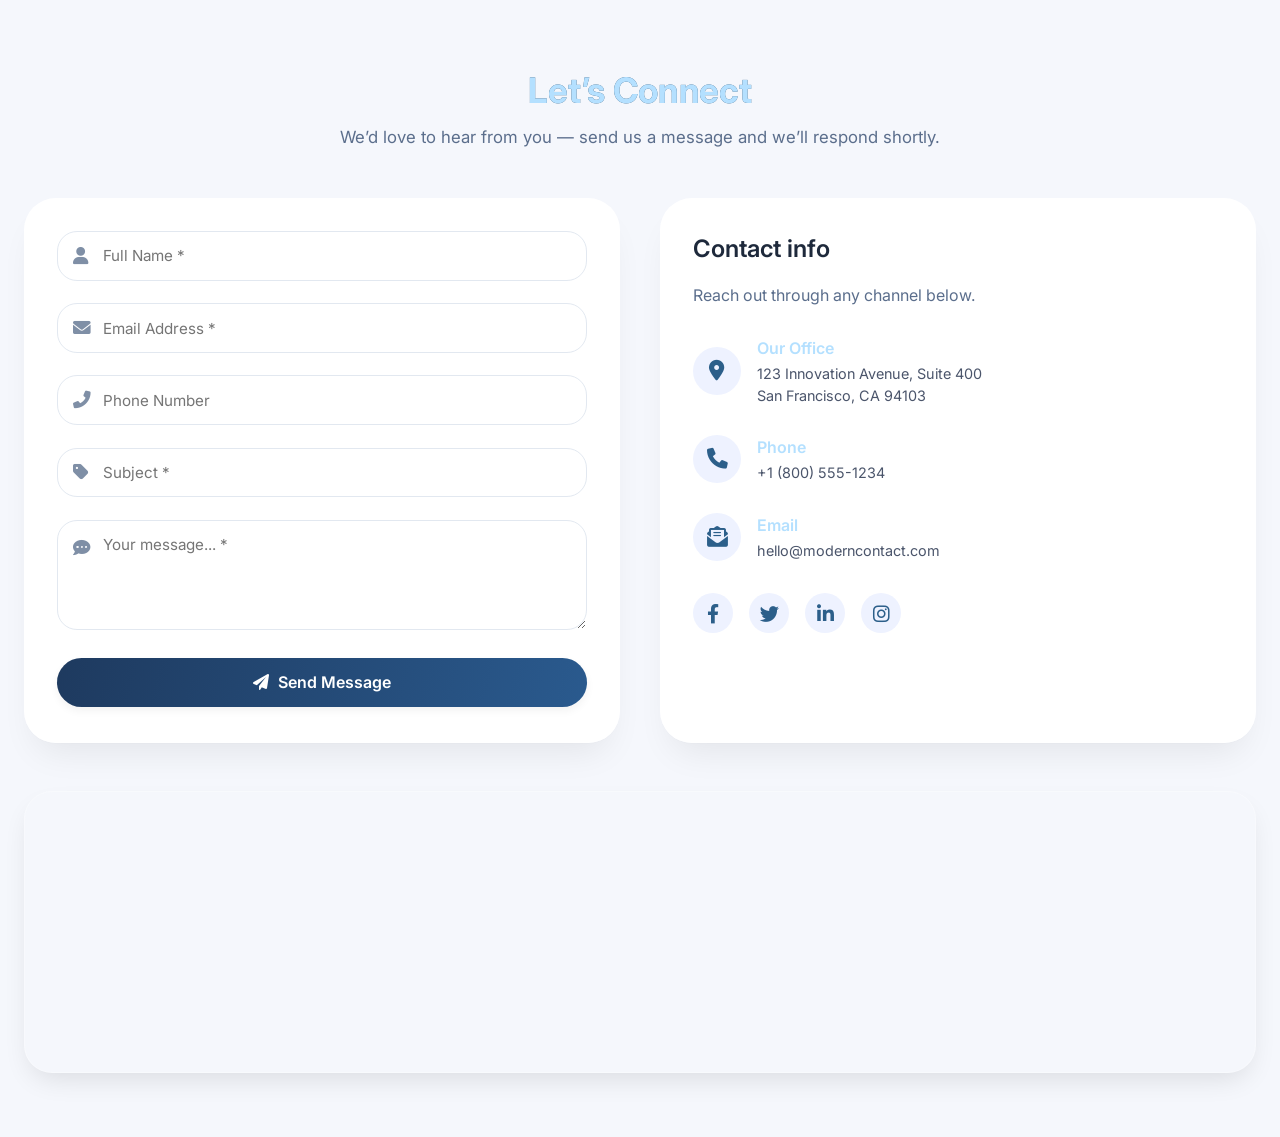
<file: projects/01-modern-contact-ui/index.html>
<!DOCTYPE html>
<html lang="en">
<head>
  <meta charset="UTF-8">
  <meta name="viewport" content="width=device-width, initial-scale=1.0, user-scalable=yes">
  <meta name="description" content="Get in touch with us. Reach out for any inquiries, support, or feedback. We'd love to hear from you.">
  <title>Contact Us | Modern Business</title>

  <link rel="stylesheet" href="style.css">
  <!-- Font Awesome 6 (free icons) -->
  <link rel="stylesheet" href="https://cdnjs.cloudflare.com/ajax/libs/font-awesome/6.0.0-beta3/css/all.min.css">
  <!-- Google Fonts: Inter (clean, modern) -->
  <link href="https://fonts.googleapis.com/css2?family=Inter:opsz,wght@14..32,300;14..32,400;14..32,500;14..32,600;14..32,700&display=swap" rel="stylesheet">

</head>
<body>

<section class="contact-section">
  <div class="section-header">
    <h2>Let’s Connect</h2>
    <p>We’d love to hear from you — send us a message and we’ll respond shortly.</p>
  </div>

  <div class="contact-grid">
    <!-- LEFT SIDE: Contact Form -->
    <div class="form-card">
      <form id="contactForm" action="#" method="post" novalidate>
        <div class="input-group">
          <i class="fas fa-user"></i>
          <input type="text" id="fullname" name="fullname" placeholder="Full Name *" required>
        </div>
        <div class="input-group">
          <i class="fas fa-envelope"></i>
          <input type="email" id="email" name="email" placeholder="Email Address *" required>
        </div>
        <div class="input-group">
          <i class="fas fa-phone-alt"></i>
          <input type="tel" id="phone" name="phone" placeholder="Phone Number">
        </div>
        <div class="input-group">
          <i class="fas fa-tag"></i>
          <input type="text" id="subject" name="subject" placeholder="Subject *" required>
        </div>
        <div class="input-group">
          <i class="fas fa-comment-dots"></i>
          <textarea id="message" name="message" placeholder="Your message... *" required></textarea>
        </div>
        
        <button type="submit" class="submit-btn">
          <i class="fas fa-paper-plane"></i> Send Message
        </button>
        <div id="formFeedback" class="form-message" style="display: none;"></div>
      </form>
    </div>

    <!-- RIGHT SIDE: Contact Information & Socials -->
    <div class="info-card">
      <h3 style="font-weight: 600; margin-bottom: 1rem; font-size: 1.5rem;">Contact info</h3>
      <p style="color: #5b6e8c; margin-bottom: 1.6rem;">Reach out through any channel below.</p>
      <div class="info-details">
        <div class="info-item">
          <div class="info-icon"><i class="fas fa-map-marker-alt"></i></div>
          <div class="info-text">
            <h4>Our Office</h4>
            <p>123 Innovation Avenue, Suite 400<br>San Francisco, CA 94103</p>
          </div>
        </div>
        <div class="info-item">
          <div class="info-icon"><i class="fas fa-phone"></i></div>
          <div class="info-text">
            <h4>Phone</h4>
            <p><a href="tel:+1-800-555-1234">+1 (800) 555-1234</a></p>
          </div>
        </div>
        <div class="info-item">
          <div class="info-icon"><i class="fas fa-envelope-open-text"></i></div>
          <div class="info-text">
            <h4>Email</h4>
            <p><a href="mailto:hello@moderncontact.com">hello@moderncontact.com</a></p>
          </div>
        </div>
      </div>
      
      <div class="social-links">
        <a href="#" class="social-icon" aria-label="Facebook"><i class="fab fa-facebook-f"></i></a>
        <a href="#" class="social-icon" aria-label="Twitter"><i class="fab fa-twitter"></i></a>
        <a href="#" class="social-icon" aria-label="LinkedIn"><i class="fab fa-linkedin-in"></i></a>
        <a href="#" class="social-icon" aria-label="Instagram"><i class="fab fa-instagram"></i></a>
      </div>
    </div>
  </div>

  <!-- Google Map Embed (below main grid) -->
  <div class="map-container">
    <iframe 
      src="https://www.google.com/maps/embed?pb=!1m18!1m12!1m3!1d3153.019301558132!2d-122.4194154846812!3d37.77492977975954!2m3!1f0!2f0!3f0!3m2!1i1024!2i768!4f13.1!3m3!1m2!1s0x8085809b3a6e1d2d%3A0x6b4d5f9f9cbb1e9f!2sSan%20Francisco%2C%20CA!5e0!3m2!1sen!2sus!4v1698262436012!5m2!1sen!2sus" 
      allowfullscreen="" 
      loading="lazy" 
      referrerpolicy="no-referrer-when-downgrade"
      title="Google Map of our office location">
    </iframe>
  </div>
</section>

<script src="script.js"></script>

</body>
</html>
</file>
<file: projects/01-modern-contact-ui/style.css>
* {
      margin: 0;
      padding: 0;
      box-sizing: border-box;
  }

  body {
      font-family: 'Inter', sans-serif;
      background: #f5f7fc;
      color: #1e293b;
      line-height: 1.5;
      scroll-behavior: smooth;
  }

  /* Container and section styling */
  .contact-section {
      max-width: 1280px;
      margin: 0 auto;
      padding: 4rem 1.5rem;
  }

  /* heading */
  .section-header {
      text-align: center;
      margin-bottom: 3rem;
      animation: fadeUp 0.8s ease-out;
  }

  .section-header h2 {
      font-size: 2.2rem;
      font-weight: 700;
      background: linear-gradient(135deg, #1f3b5c, #2c5a7a);
      background-clip: text;
      -webkit-background-clip: text;
      color: #b4e0ff;
      letter-spacing: -0.3px;
  }

  .section-header p {
      color: #5b6e8c;
      margin-top: 0.5rem;
      font-size: 1.05rem;
  }

  /* main grid: form + info side by side */
  .contact-grid {
      display: grid;
      grid-template-columns: 1fr 1fr;
      gap: 2.5rem;
      margin-bottom: 3rem;
      animation: fadeUp 0.9s ease-out;
  }

  /* Card style with soft shadow + glass-like subtle effect */
  .form-card,
  .info-card {
      background: rgba(255, 255, 255, 0.96);
      backdrop-filter: blur(0px);
      border-radius: 32px;
      box-shadow: 0 20px 35px -12px rgba(0, 0, 0, 0.08), 0 1px 2px rgba(0, 0, 0, 0.02);
      transition: transform 0.2s ease, box-shadow 0.2s ease;
      padding: 2rem 2rem 2.2rem;
      border: 1px solid rgba(255, 255, 255, 0.5);
  }

  .form-card:hover,
  .info-card:hover {
      box-shadow: 0 25px 40px -14px rgba(0, 0, 0, 0.12);
      transform: translateY(-3px);
  }

  /* Form group with icon inside input */
  .input-group {
      position: relative;
      margin-bottom: 1.4rem;
      width: 100%;
  }

  .input-group i {
      position: absolute;
      left: 1rem;
      top: 50%;
      transform: translateY(-50%);
      color: #7f8fa6;
      font-size: 1.1rem;
      pointer-events: none;
      transition: color 0.2s;
  }

  .input-group .fa-comment-dots {
      position: absolute;
      left: 1rem;
      top: 28px !important;
  }

  .input-group textarea~i {
      top: 1.2rem;
      transform: none;
  }

  input,
  textarea,
  select {
      width: 100%;
      padding: 0.9rem 1rem 0.9rem 2.8rem;
      font-size: 0.95rem;
      font-family: 'Inter', sans-serif;
      border: 1.5px solid #e2e8f0;
      border-radius: 20px;
      background: #ffffff;
      transition: all 0.25s ease;
      outline: none;
      color: #0f172a;
  }

  textarea {
      padding: 0.9rem 1rem 0.9rem 2.8rem;
      resize: vertical;
      min-height: 110px;
  }

  input:focus,
  textarea:focus,
  select:focus {
      border-color: #3b82f6;
      box-shadow: 0 0 0 3px rgba(59, 130, 246, 0.2);
  }

  .input-group:focus-within i {
      color: #3b82f6;
  }

  /* submit button */
  .submit-btn {
      background: linear-gradient(105deg, #1e3a5f, #2a5a8e);
      border: none;
      padding: 0.9rem 1.8rem;
      font-size: 1rem;
      font-weight: 600;
      font-family: 'Inter', sans-serif;
      border-radius: 40px;
      color: white;
      width: 100%;
      cursor: pointer;
      display: flex;
      align-items: center;
      justify-content: center;
      gap: 0.6rem;
      transition: all 0.3s cubic-bezier(0.2, 0.9, 0.4, 1.1);
      box-shadow: 0 4px 8px rgba(0, 0, 0, 0.05);
      margin-top: 0.5rem;
  }

  .submit-btn i {
      font-size: 1rem;
      transition: transform 0.2s;
  }

  .submit-btn:hover {
      background: linear-gradient(105deg, #14324e, #1f4a70);
      transform: scale(1.01);
      box-shadow: 0 12px 20px -8px rgba(27, 60, 92, 0.3);
  }

  .submit-btn:hover i {
      transform: translateX(4px);
  }

  .submit-btn:active {
      transform: scale(0.98);
  }

  /* message alert */
  .form-message {
      margin-top: 1.2rem;
      padding: 0.8rem 1rem;
      border-radius: 20px;
      font-size: 0.85rem;
      font-weight: 500;
      display: flex;
      align-items: center;
      gap: 8px;
      background: #f1f5f9;
      transition: all 0.2s;
  }

  .form-message.success {
      background: #e0f2e9;
      color: #0a5c3e;
      border-left: 4px solid #2b9348;
  }

  .form-message.error {
      background: #ffe6e5;
      color: #b91c1c;
      border-left: 4px solid #e53e3e;
  }

  /* Contact info styling */
  .info-details {
      margin: 1.8rem 0 2rem;
  }

  .info-item {
      display: flex;
      align-items: center;
      gap: 1rem;
      margin-bottom: 1.8rem;
  }

  .info-icon {
      width: 48px;
      height: 48px;
      background: #eef2ff;
      border-radius: 30px;
      display: flex;
      align-items: center;
      justify-content: center;
      color: #2c5f8a;
      font-size: 1.3rem;
      transition: 0.2s;
  }

  .info-text h4 {
      font-size: 1rem;
      font-weight: 600;
      margin-bottom: 0.2rem;
      color: #b4e0ff;
  }

  .info-text p,
  .info-text a {
      font-size: 0.9rem;
      color: #4b556b;
      text-decoration: none;
      transition: color 0.2s;
  }

  .info-text a:hover {
      color: #2c5a7a;
      text-decoration: underline;
  }

  /* social links */
  .social-links {
      display: flex;
      gap: 1rem;
      margin-top: 2rem;
  }

  .social-icon {
      background: #eef2ff;
      width: 40px;
      height: 40px;
      border-radius: 28px;
      display: inline-flex;
      align-items: center;
      justify-content: center;
      color: #2c5f8a;
      font-size: 1.2rem;
      transition: all 0.2s;
      text-decoration: none;
  }

  .social-icon:hover {
      background: #2c5f8a;
      color: white;
      transform: translateY(-4px);
  }

  /* Google map embed */
  .map-container {
      border-radius: 28px;
      overflow: hidden;
      box-shadow: 0 12px 28px -8px rgba(0, 0, 0, 0.12);
      margin-top: 1rem;
      border: 1px solid rgba(255, 255, 255, 0.3);
      transition: all 0.3s;
      animation: fadeUp 1s ease-out;
  }

  .map-container iframe {
      width: 100%;
      height: 280px;
      display: block;
      border: 0;
  }

  /* Responsiveness */
  @media (max-width: 900px) {
      .contact-grid {
          grid-template-columns: 1fr;
          gap: 2rem;
      }

      .section-header h2 {
          font-size: 1.9rem;
      }

      .contact-section {
          padding: 2.5rem 1.2rem;
      }
  }

  @media (max-width: 480px) {

      .form-card,
      .info-card {
          padding: 1.5rem;
      }

      .submit-btn {
          padding: 0.8rem;
      }
  }

  /* Animations */
  @keyframes fadeUp {
      from {
          opacity: 0;
          transform: translateY(28px);
      }

      to {
          opacity: 1;
          transform: translateY(0);
      }
  }

  /* Dark mode support (optional - based on system preference) */
  @media (prefers-color-scheme: dark) {
      body {
          background: #10161f;
          color: #eef2ff;
      }

      .form-card,
      .info-card {
          background: rgba(25, 33, 48, 0.95);
          backdrop-filter: blur(2px);
          border-color: rgba(71, 85, 105, 0.3);
          box-shadow: 0 20px 35px -12px rgba(0, 0, 0, 0.4);
      }

      input,
      textarea,
      select {
          background: #1f2a3e;
          border-color: #334155;
          color: #f1f5f9;
      }

      .info-icon,
      .social-icon {
          background: #1e2a3a;
          color: #a0c4ff;
      }

      .info-text p,
      .info-text a {
          color: #cbd5e6;
      }

      .form-message {
          background: #1e2a3a;
      }

      .form-message.success {
          background: #164e3a;
          color: #b9f5d8;
      }

      .form-message.error {
          background: #491c1c;
          color: #ffb4b4;
      }

      .section-header p {
          color: #9aaec3;
      }
  }
</file>
